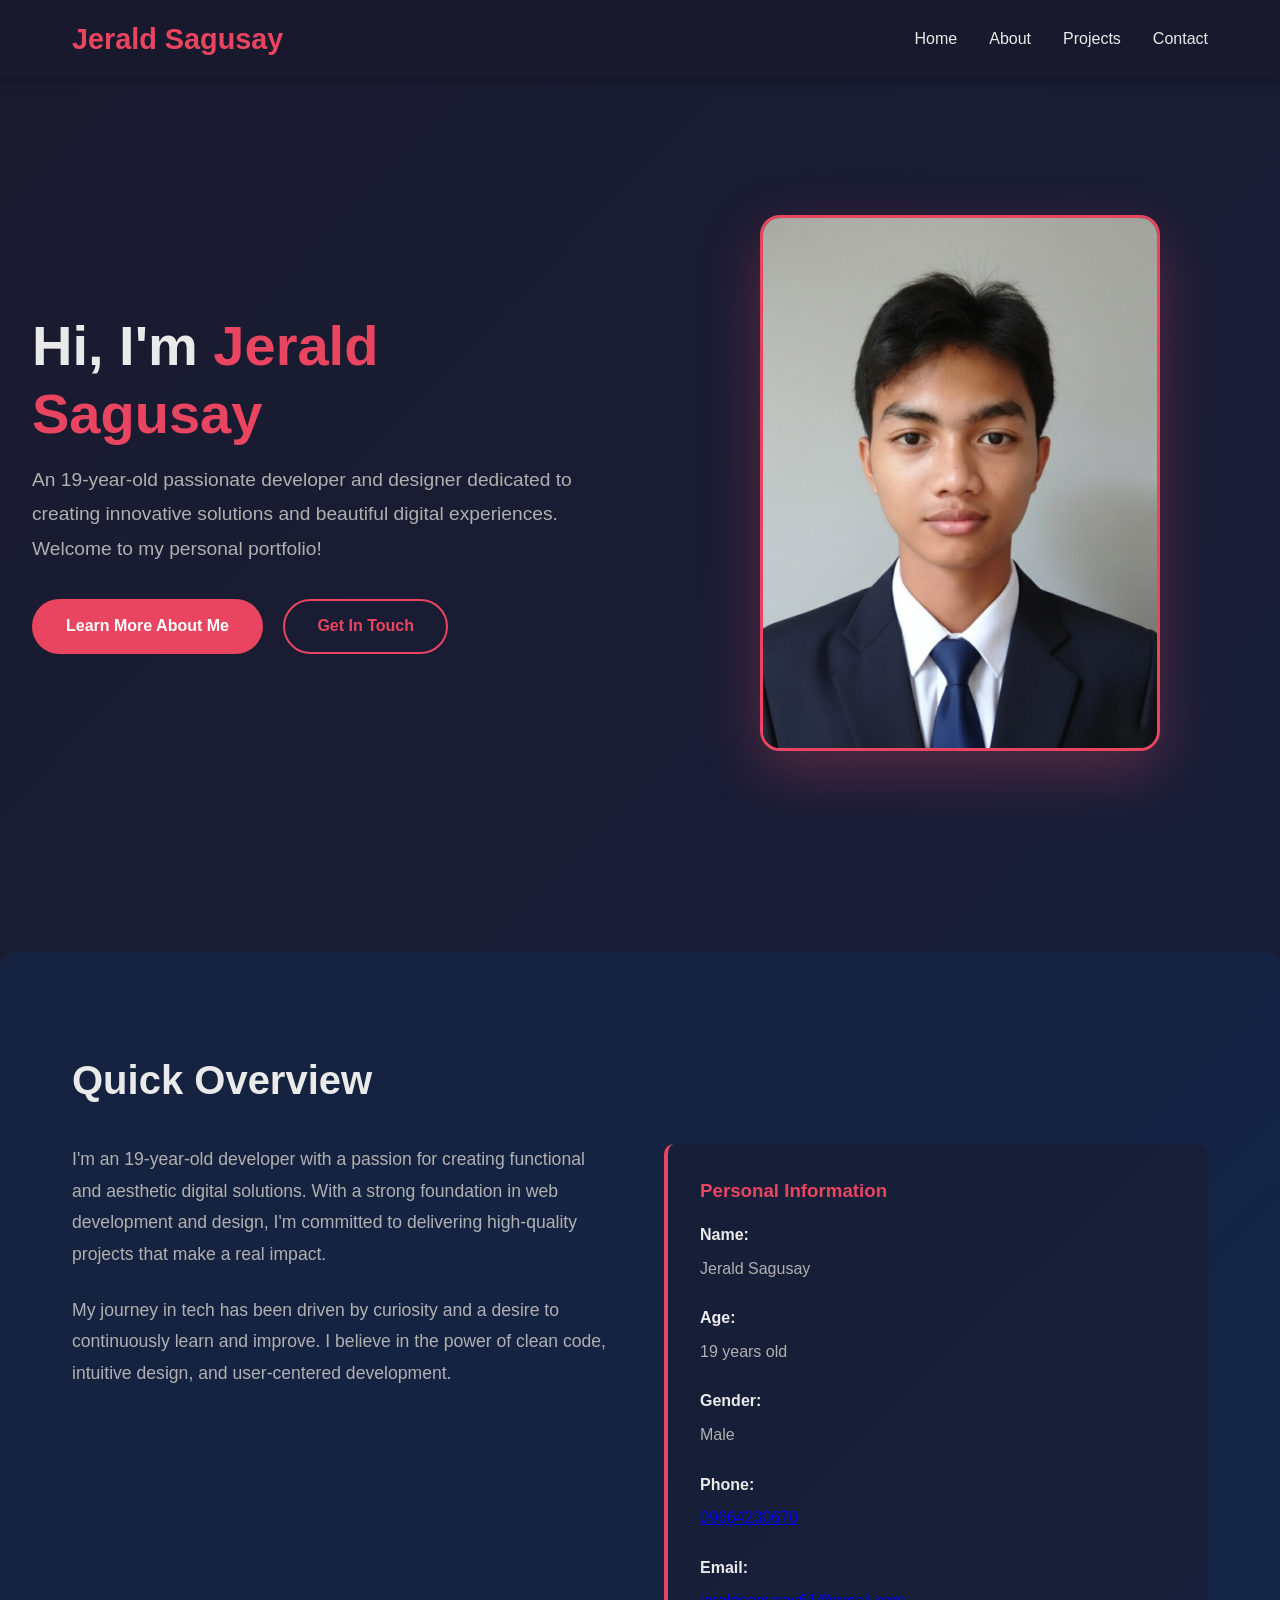
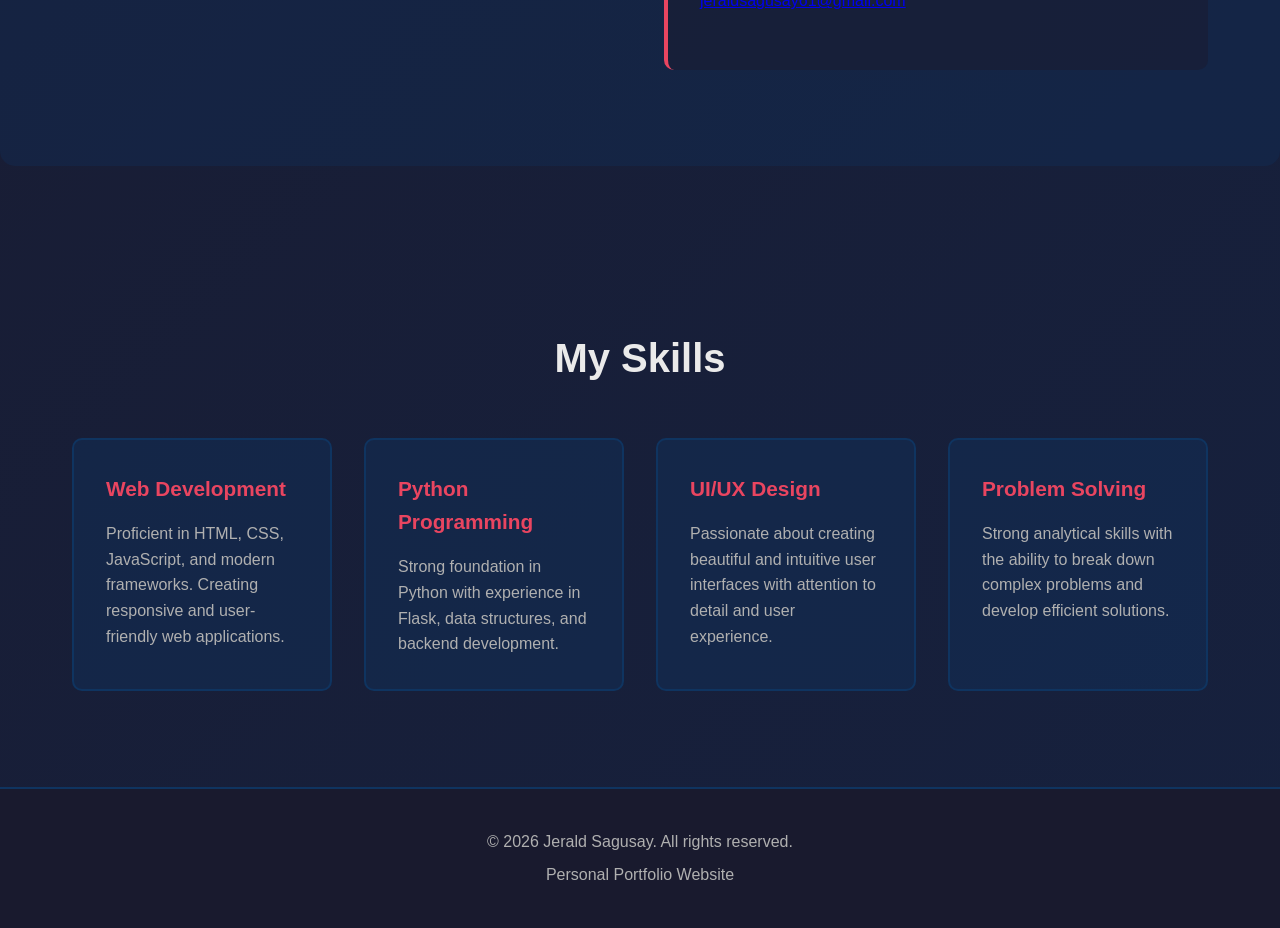
<file: index.html>
<!DOCTYPE html>
<html lang="en">
<head>
    <meta charset="UTF-8">
    <meta name="viewport" content="width=device-width, initial-scale=1.0">
    <title>Jerald Sagusay - Personal Portfolio</title>
    <link rel="stylesheet" href="static/css/style.css">
</head>
<body>
    <!-- Navigation -->
    <nav>
        <div class="container">
            <a href="index.html" class="logo">Jerald Sagusay</a>
            <ul>
                <li><a href="index.html">Home</a></li>
                <li><a href="about.html">About</a></li>
                <li><a href="projects.html">Projects</a></li>
                <li><a href="contact.html">Contact</a></li>
            </ul>
        </div>
    </nav>

    <!-- Main Content -->
    <section class="hero">
        <div class="hero-content">
            <h1>Hi, I'm <span class="highlight">Jerald Sagusay</span></h1>
            <p>An 19-year-old passionate developer and designer dedicated to creating innovative solutions and beautiful digital experiences. Welcome to my personal portfolio!</p>
            <div>
                <a href="about.html" class="btn btn-primary">Learn More About Me</a>
                <a href="contact.html" class="btn btn-secondary">Get In Touch</a>
            </div>
        </div>
        <div class="hero-image">
            <img src="static/images/profile.jpg" alt="Jerald Sagusay Profile Picture">
        </div>
    </section>

    <section class="about">
        <div class="container">
            <h2>Quick Overview</h2>
            <div class="about-content">
                <div class="about-text">
                    <p>I'm an 19-year-old developer with a passion for creating functional and aesthetic digital solutions. With a strong foundation in web development and design, I'm committed to delivering high-quality projects that make a real impact.</p>
                    <p>My journey in tech has been driven by curiosity and a desire to continuously learn and improve. I believe in the power of clean code, intuitive design, and user-centered development.</p>
                </div>
                <div class="info-box">
                    <h3>Personal Information</h3>
                    <div class="info-item">
                        <strong>Name:</strong>
                        <p>Jerald Sagusay</p>
                    </div>
                    <div class="info-item">
                        <strong>Age:</strong>
                        <p>19 years old</p>
                    </div>
                    <div class="info-item">
                        <strong>Gender:</strong>
                        <p>Male</p>
                    </div>
                    <div class="info-item">
                        <strong>Phone:</strong>
                        <p><a href="tel:09664230670">09664230670</a></p>
                    </div>
                    <div class="info-item">
                        <strong>Email:</strong>
                        <p><a href="mailto:jeraldsagusay61@gmail.com">jeraldsagusay61@gmail.com</a></p>
                    </div>
                </div>
            </div>
        </div>
    </section>

    <section class="skills">
        <div class="container">
            <h2>My Skills</h2>
            <div class="skills-grid">
                <div class="skill-card">
                    <h3>Web Development</h3>
                    <p>Proficient in HTML, CSS, JavaScript, and modern frameworks. Creating responsive and user-friendly web applications.</p>
                </div>
                <div class="skill-card">
                    <h3>Python Programming</h3>
                    <p>Strong foundation in Python with experience in Flask, data structures, and backend development.</p>
                </div>
                <div class="skill-card">
                    <h3>UI/UX Design</h3>
                    <p>Passionate about creating beautiful and intuitive user interfaces with attention to detail and user experience.</p>
                </div>
                <div class="skill-card">
                    <h3>Problem Solving</h3>
                    <p>Strong analytical skills with the ability to break down complex problems and develop efficient solutions.</p>
                </div>
            </div>
        </div>
    </section>

    <!-- Footer -->
    <footer>
        <p>&copy; 2026 Jerald Sagusay. All rights reserved.</p>
        <p>Personal Portfolio Website</p>
    </footer>
</body>
</html>
</file>
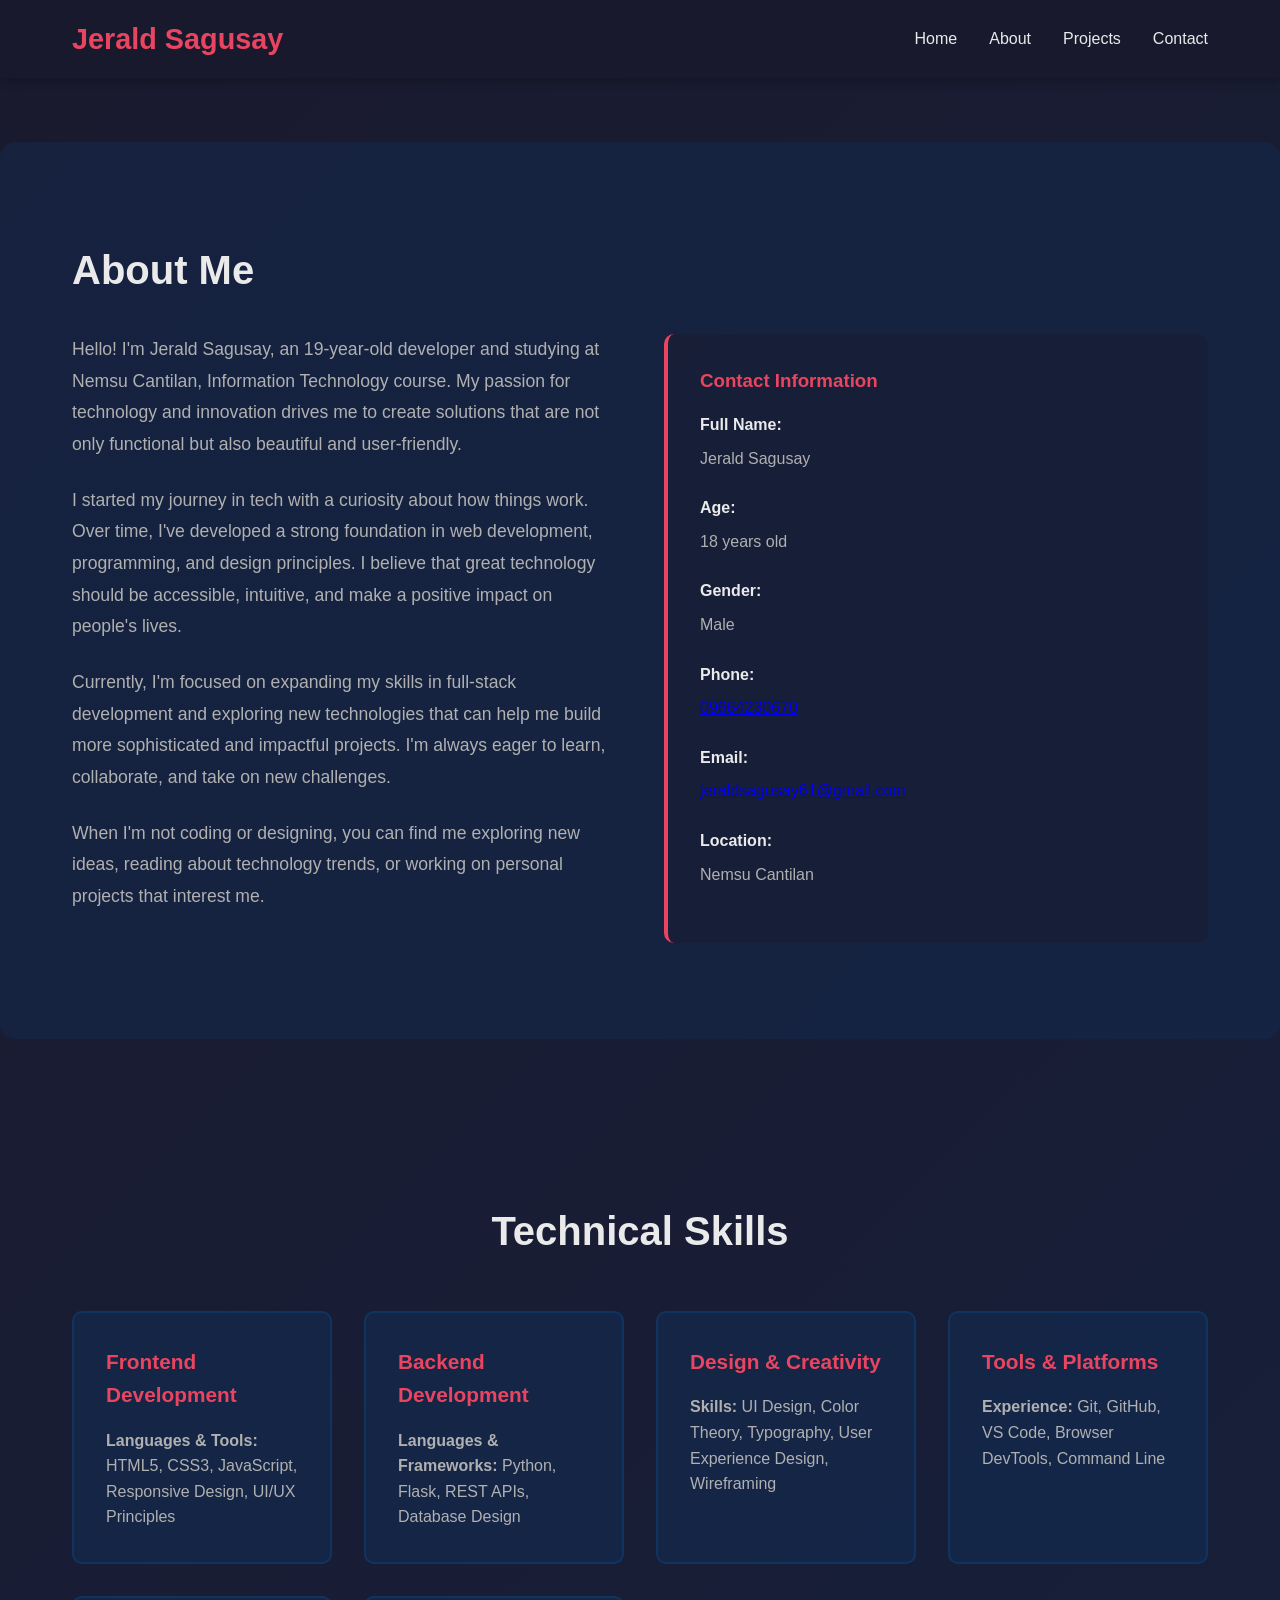
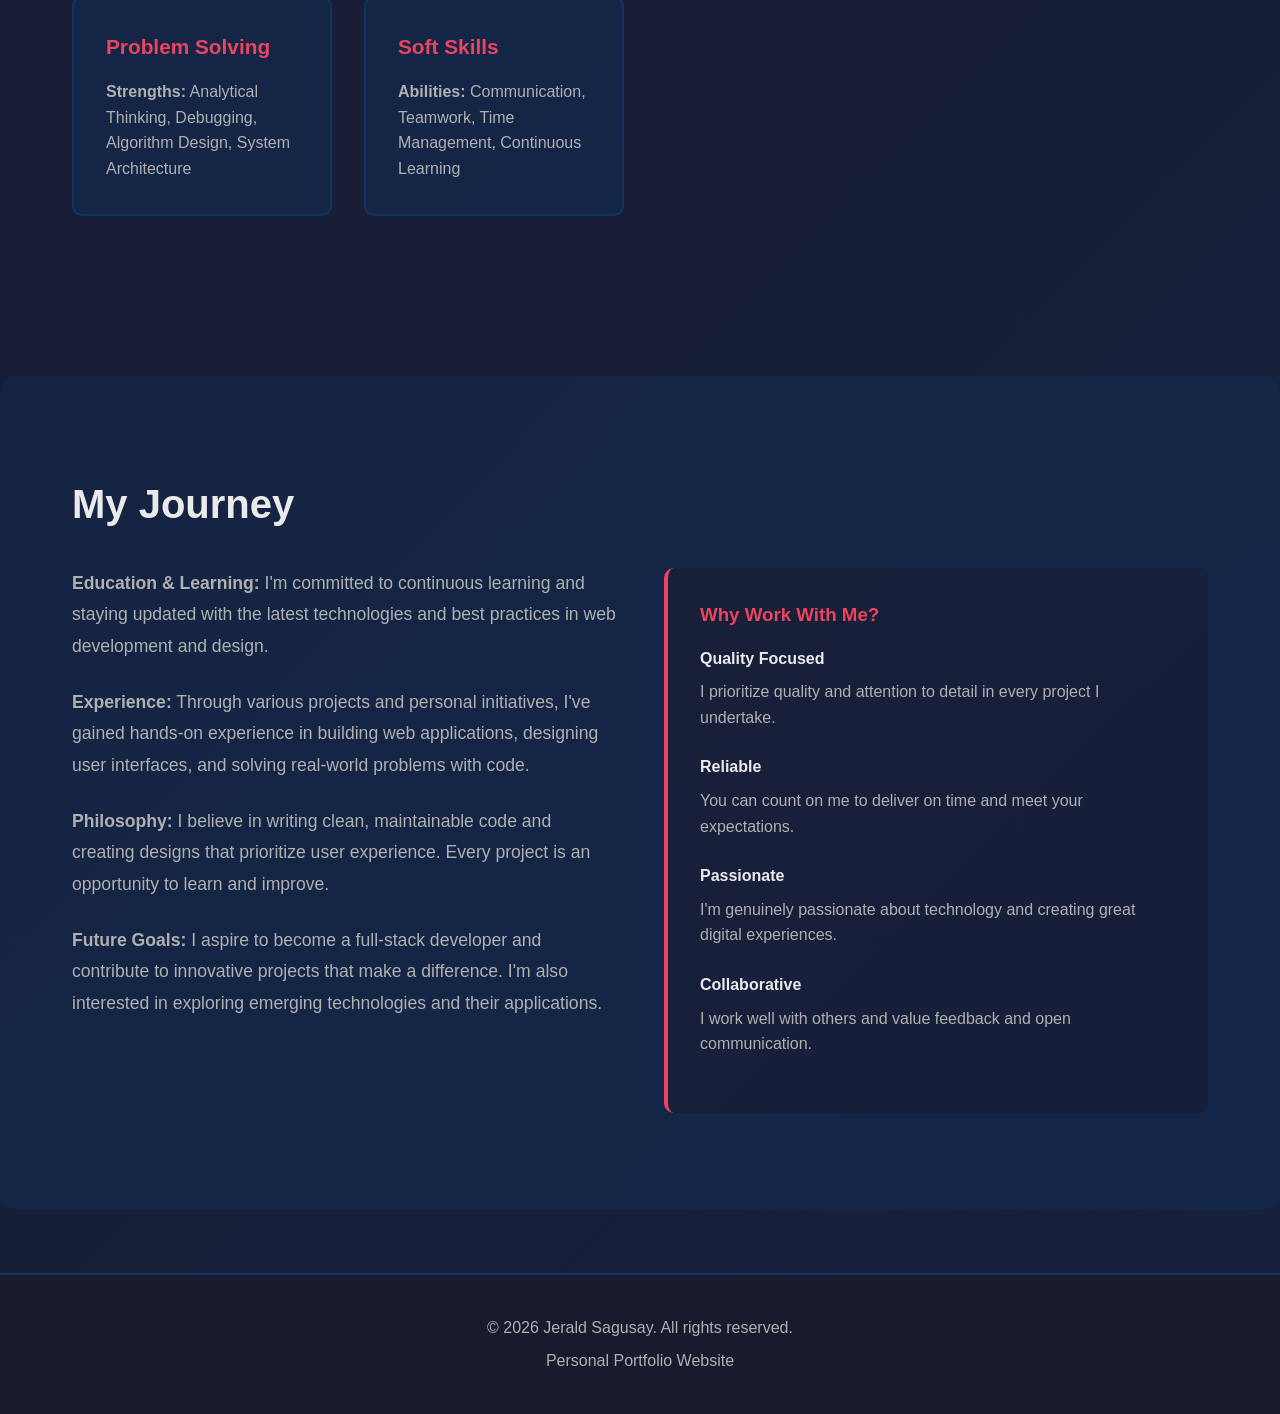
<file: about.html>
<!DOCTYPE html>
<html lang="en">
<head>
    <meta charset="UTF-8">
    <meta name="viewport" content="width=device-width, initial-scale=1.0">
    <title>About - Jerald Sagusay</title>
    <link rel="stylesheet" href="static/css/style.css">
</head>
<body>
    <!-- Navigation -->
    <nav>
        <div class="container">
            <a href="index.html" class="logo">Jerald Sagusay</a>
            <ul>
                <li><a href="index.html">Home</a></li>
                <li><a href="about.html">About</a></li>
                <li><a href="projects.html">Projects</a></li>
                <li><a href="contact.html">Contact</a></li>
            </ul>
        </div>
    </nav>

    <!-- Main Content -->
    <section class="about">
        <div class="container">
            <h2>About Me</h2>
            <div class="about-content">
                <div class="about-text">
                    <p>Hello! I'm Jerald Sagusay, an 19-year-old developer and studying at Nemsu Cantilan, Information Technology course. My passion for technology and innovation drives me to create solutions that are not only functional but also beautiful and user-friendly.</p>
                    
                    <p>I started my journey in tech with a curiosity about how things work. Over time, I've developed a strong foundation in web development, programming, and design principles. I believe that great technology should be accessible, intuitive, and make a positive impact on people's lives.</p>
                    
                    <p>Currently, I'm focused on expanding my skills in full-stack development and exploring new technologies that can help me build more sophisticated and impactful projects. I'm always eager to learn, collaborate, and take on new challenges.</p>
                    
                    <p>When I'm not coding or designing, you can find me exploring new ideas, reading about technology trends, or working on personal projects that interest me.</p>
                </div>
                <div class="info-box">
                    <h3>Contact Information</h3>
                    <div class="info-item">
                        <strong>Full Name:</strong>
                        <p>Jerald Sagusay</p>
                    </div>
                    <div class="info-item">
                        <strong>Age:</strong>
                        <p>18 years old</p>
                    </div>
                    <div class="info-item">
                        <strong>Gender:</strong>
                        <p>Male</p>
                    </div>
                    <div class="info-item">
                        <strong>Phone:</strong>
                        <p><a href="tel:09664230670">09664230670</a></p>
                    </div>
                    <div class="info-item">
                        <strong>Email:</strong>
                        <p><a href="mailto:jeraldsagusay61@gmail.com">jeraldsagusay61@gmail.com</a></p>
                    </div>
                    <div class="info-item">
                        <strong>Location:</strong>
                        <p>Nemsu Cantilan</p>
                    </div>
                </div>
            </div>
        </div>
    </section>

    <section class="skills">
        <div class="container">
            <h2>Technical Skills</h2>
            <div class="skills-grid">
                <div class="skill-card">
                    <h3>Frontend Development</h3>
                    <p><strong>Languages & Tools:</strong> HTML5, CSS3, JavaScript, Responsive Design, UI/UX Principles</p>
                </div>
                <div class="skill-card">
                    <h3>Backend Development</h3>
                    <p><strong>Languages & Frameworks:</strong> Python, Flask, REST APIs, Database Design</p>
                </div>
                <div class="skill-card">
                    <h3>Design & Creativity</h3>
                    <p><strong>Skills:</strong> UI Design, Color Theory, Typography, User Experience Design, Wireframing</p>
                </div>
                <div class="skill-card">
                    <h3>Tools & Platforms</h3>
                    <p><strong>Experience:</strong> Git, GitHub, VS Code, Browser DevTools, Command Line</p>
                </div>
                <div class="skill-card">
                    <h3>Problem Solving</h3>
                    <p><strong>Strengths:</strong> Analytical Thinking, Debugging, Algorithm Design, System Architecture</p>
                </div>
                <div class="skill-card">
                    <h3>Soft Skills</h3>
                    <p><strong>Abilities:</strong> Communication, Teamwork, Time Management, Continuous Learning</p>
                </div>
            </div>
        </div>
    </section>

    <section class="about">
        <div class="container">
            <h2>My Journey</h2>
            <div class="about-content">
                <div class="about-text">
                    <p><strong>Education & Learning:</strong> I'm committed to continuous learning and staying updated with the latest technologies and best practices in web development and design.</p>
                    
                    <p><strong>Experience:</strong> Through various projects and personal initiatives, I've gained hands-on experience in building web applications, designing user interfaces, and solving real-world problems with code.</p>
                    
                    <p><strong>Philosophy:</strong> I believe in writing clean, maintainable code and creating designs that prioritize user experience. Every project is an opportunity to learn and improve.</p>
                    
                    <p><strong>Future Goals:</strong> I aspire to become a full-stack developer and contribute to innovative projects that make a difference. I'm also interested in exploring emerging technologies and their applications.</p>
                </div>
                <div class="info-box">
                    <h3>Why Work With Me?</h3>
                    <div class="info-item">
                        <strong>Quality Focused</strong>
                        <p>I prioritize quality and attention to detail in every project I undertake.</p>
                    </div>
                    <div class="info-item">
                        <strong>Reliable</strong>
                        <p>You can count on me to deliver on time and meet your expectations.</p>
                    </div>
                    <div class="info-item">
                        <strong>Passionate</strong>
                        <p>I'm genuinely passionate about technology and creating great digital experiences.</p>
                    </div>
                    <div class="info-item">
                        <strong>Collaborative</strong>
                        <p>I work well with others and value feedback and open communication.</p>
                    </div>
                </div>
            </div>
        </div>
    </section>

    <!-- Footer -->
    <footer>
        <p>&copy; 2026 Jerald Sagusay. All rights reserved.</p>
        <p>Personal Portfolio Website</p>
    </footer>
</body>
</html>
</file>
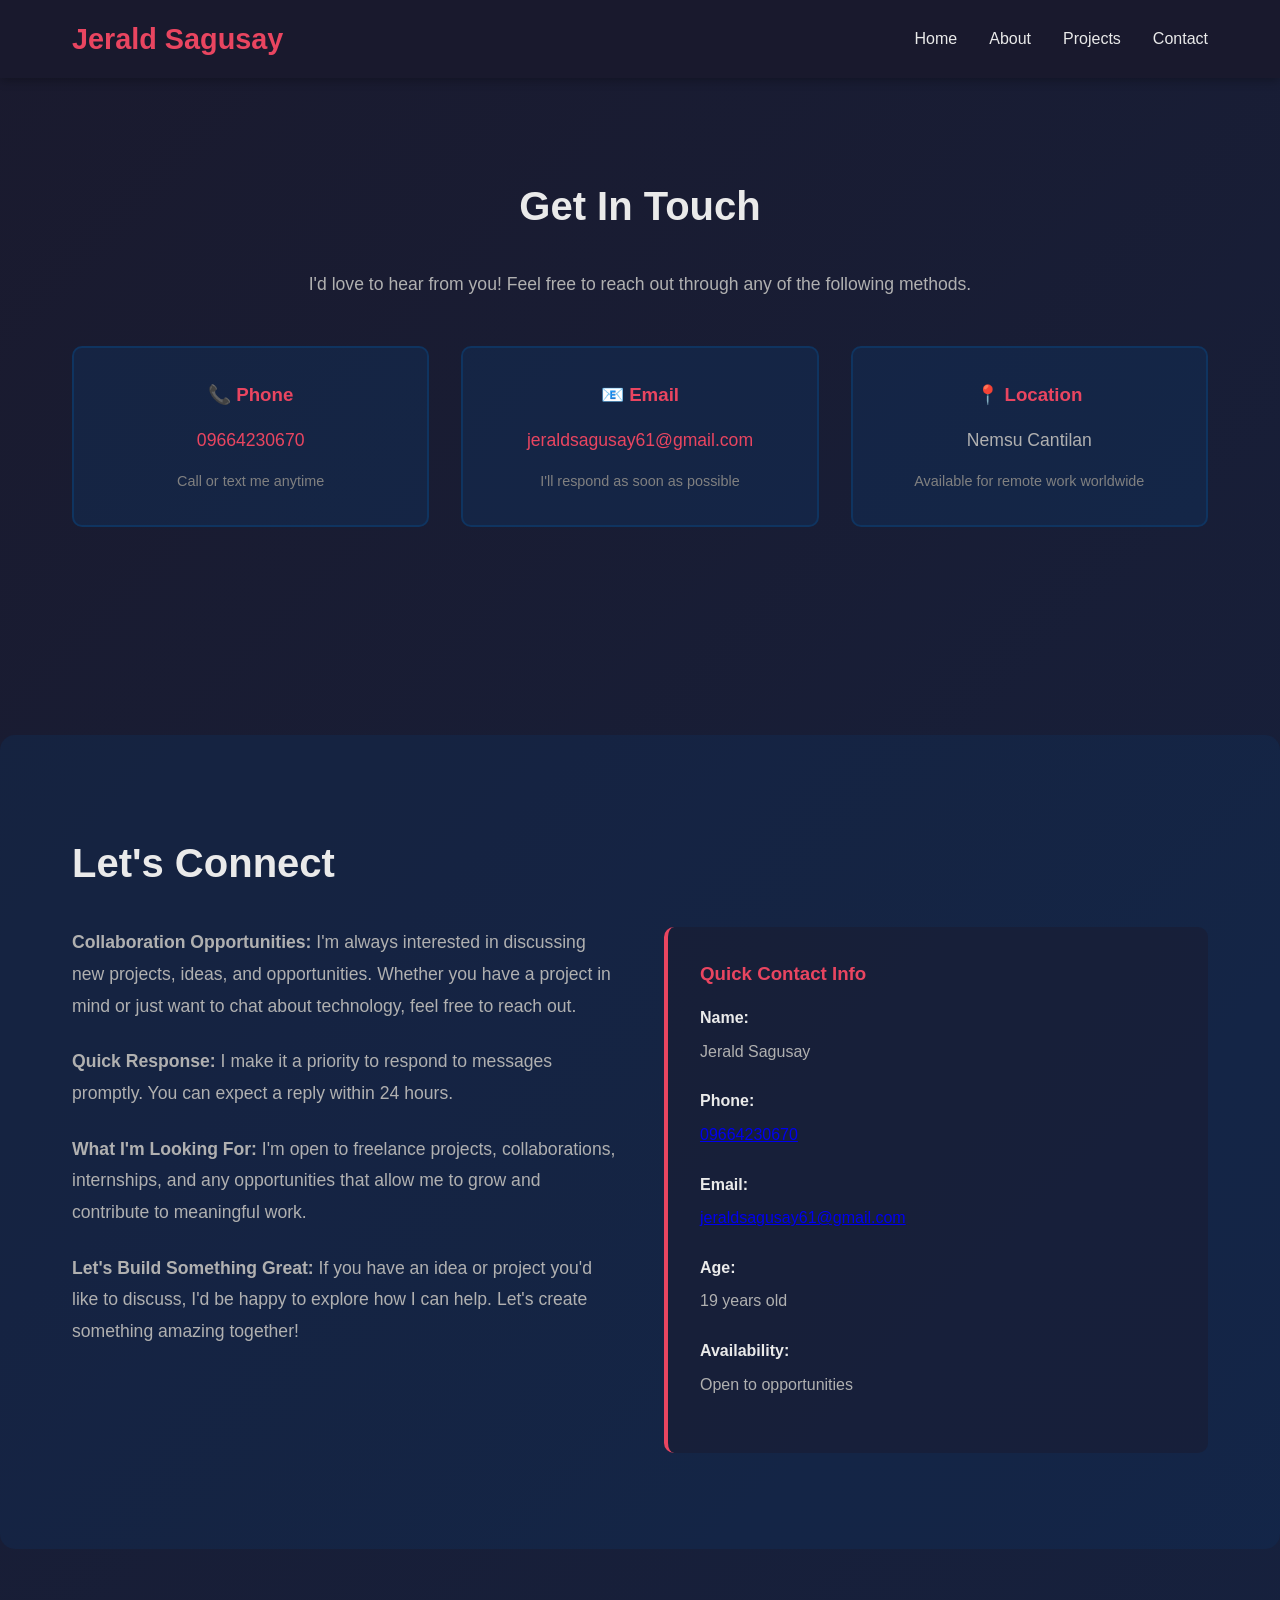
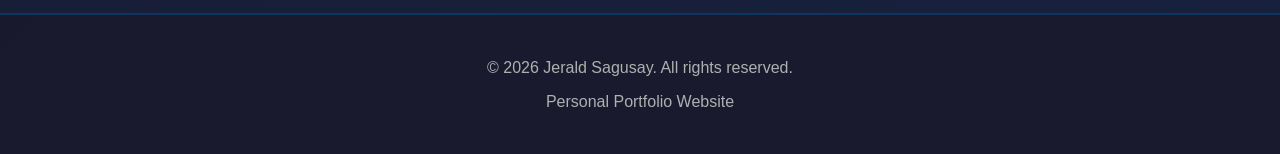
<file: contact.html>
<!DOCTYPE html>
<html lang="en">
<head>
    <meta charset="UTF-8">
    <meta name="viewport" content="width=device-width, initial-scale=1.0">
    <title>Contact - Jerald Sagusay</title>
    <link rel="stylesheet" href="static/css/style.css">
</head>
<body>
    <!-- Navigation -->
    <nav>
        <div class="container">
            <a href="index.html" class="logo">Jerald Sagusay</a>
            <ul>
                <li><a href="index.html">Home</a></li>
                <li><a href="about.html">About</a></li>
                <li><a href="projects.html">Projects</a></li>
                <li><a href="contact.html">Contact</a></li>
            </ul>
        </div>
    </nav>

    <!-- Main Content -->
    <section class="contact">
        <div class="container">
            <h2>Get In Touch</h2>
            <p style="color: #b0b0b0; font-size: 1.1rem; margin-bottom: 3rem;">I'd love to hear from you! Feel free to reach out through any of the following methods.</p>
            
            <div class="contact-info">
                <div class="contact-card">
                    <h3>📞 Phone</h3>
                    <p><a href="tel:09664230670">09664230670</a></p>
                    <p style="font-size: 0.9rem; color: #808080; margin-top: 1rem;">Call or text me anytime</p>
                </div>

                <div class="contact-card">
                    <h3>📧 Email</h3>
                    <p><a href="mailto:jeraldsagusay61@gmail.com">jeraldsagusay61@gmail.com</a></p>
                    <p style="font-size: 0.9rem; color: #808080; margin-top: 1rem;">I'll respond as soon as possible</p>
                </div>

                <div class="contact-card">
                    <h3>📍 Location</h3>
                    <p>Nemsu Cantilan</p>
                    <p style="font-size: 0.9rem; color: #808080; margin-top: 1rem;">Available for remote work worldwide</p>
                </div>
            </div>
        </div>
    </section>

    <section class="about">
        <div class="container">
            <h2>Let's Connect</h2>
            <div class="about-content">
                <div class="about-text">
                    <p><strong>Collaboration Opportunities:</strong> I'm always interested in discussing new projects, ideas, and opportunities. Whether you have a project in mind or just want to chat about technology, feel free to reach out.</p>
                    
                    <p><strong>Quick Response:</strong> I make it a priority to respond to messages promptly. You can expect a reply within 24 hours.</p>
                    
                    <p><strong>What I'm Looking For:</strong> I'm open to freelance projects, collaborations, internships, and any opportunities that allow me to grow and contribute to meaningful work.</p>
                    
                    <p><strong>Let's Build Something Great:</strong> If you have an idea or project you'd like to discuss, I'd be happy to explore how I can help. Let's create something amazing together!</p>
                </div>
                <div class="info-box">
                    <h3>Quick Contact Info</h3>
                    <div class="info-item">
                        <strong>Name:</strong>
                        <p>Jerald Sagusay</p>
                    </div>
                    <div class="info-item">
                        <strong>Phone:</strong>
                        <p><a href="tel:09664230670">09664230670</a></p>
                    </div>
                    <div class="info-item">
                        <strong>Email:</strong>
                        <p><a href="mailto:jeraldsagusay61@gmail.com">jeraldsagusay61@gmail.com</a></p>
                    </div>
                    <div class="info-item">
                        <strong>Age:</strong>
                        <p>19 years old</p>
                    </div>
                    <div class="info-item">
                        <strong>Availability:</strong>
                        <p>Open to opportunities</p>
                    </div>
                </div>
            </div>
        </div>
    </section>

    <!-- Footer -->
    <footer>
        <p>&copy; 2026 Jerald Sagusay. All rights reserved.</p>
        <p>Personal Portfolio Website</p>
    </footer>
</body>
</html>
</file>
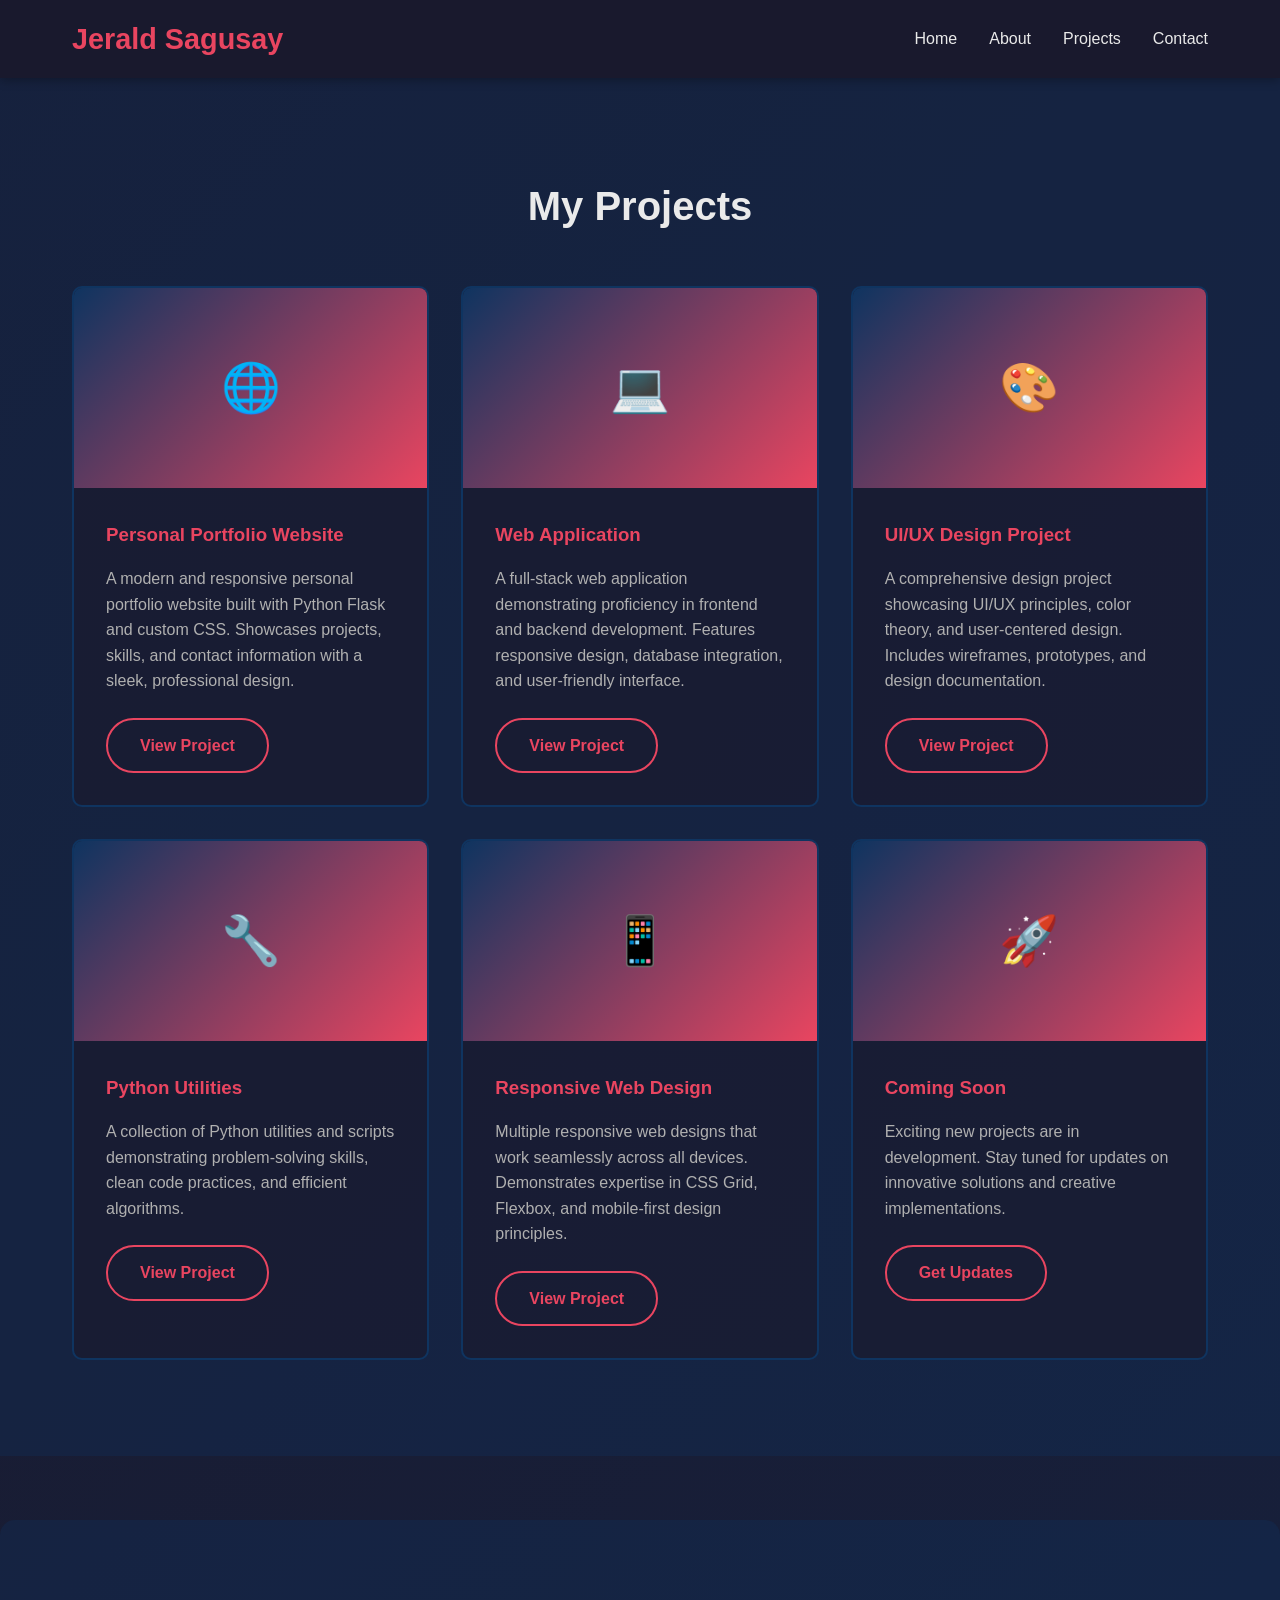
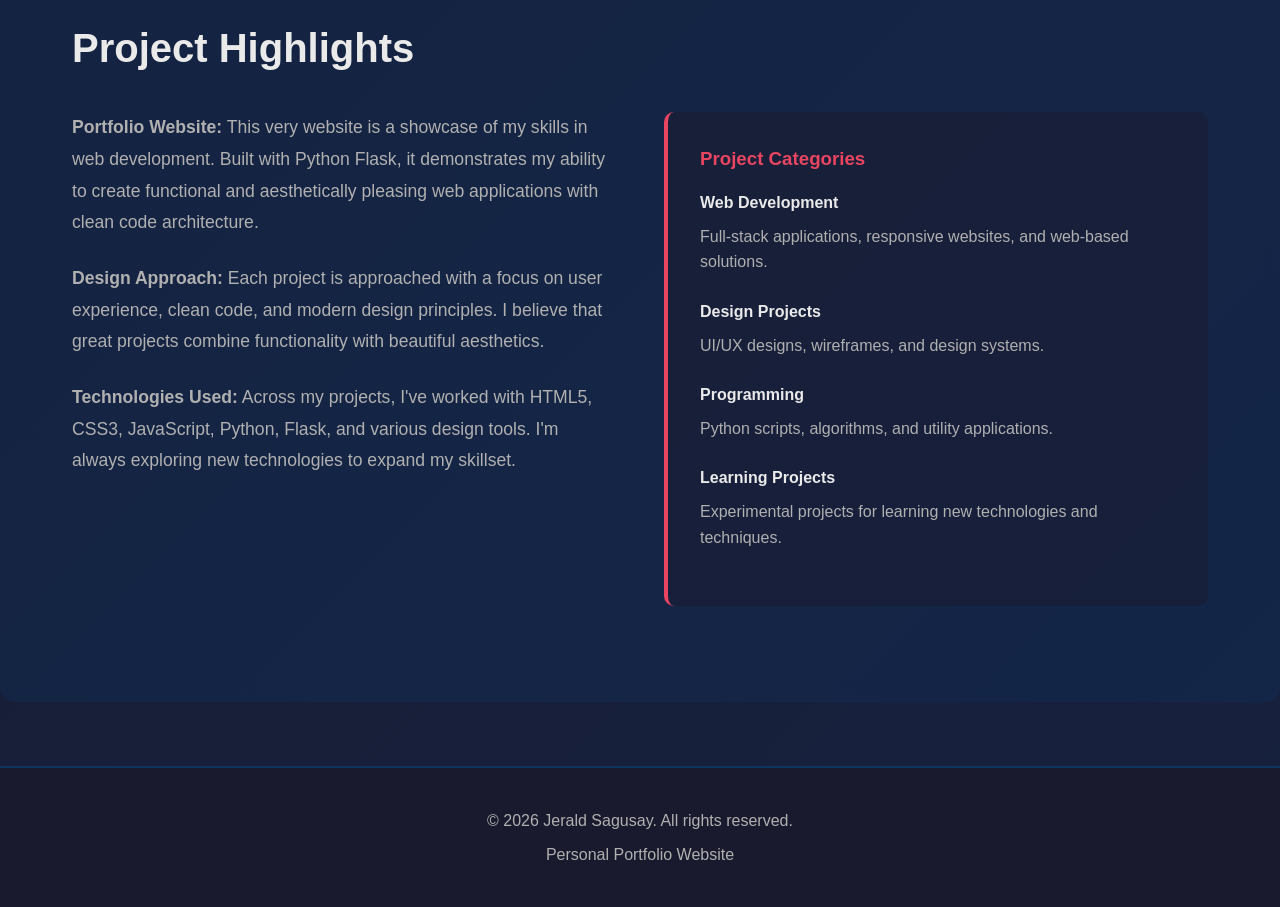
<file: projects.html>
<!DOCTYPE html>
<html lang="en">
<head>
    <meta charset="UTF-8">
    <meta name="viewport" content="width=device-width, initial-scale=1.0">
    <title>Projects - Jerald Sagusay</title>
    <link rel="stylesheet" href="static/css/style.css">
</head>
<body>
    <!-- Navigation -->
    <nav>
        <div class="container">
            <a href="index.html" class="logo">Jerald Sagusay</a>
            <ul>
                <li><a href="index.html">Home</a></li>
                <li><a href="about.html">About</a></li>
                <li><a href="projects.html">Projects</a></li>
                <li><a href="contact.html">Contact</a></li>
            </ul>
        </div>
    </nav>

    <!-- Main Content -->
    <section class="projects">
        <div class="container">
            <h2>My Projects</h2>
            <div class="projects-grid">
                <div class="project-card">
                    <div class="project-image">🌐</div>
                    <div class="project-content">
                        <h3>Personal Portfolio Website</h3>
                        <p>A modern and responsive personal portfolio website built with Python Flask and custom CSS. Showcases projects, skills, and contact information with a sleek, professional design.</p>
                        <a href="#" class="btn btn-secondary">View Project</a>
                    </div>
                </div>

                <div class="project-card">
                    <div class="project-image">💻</div>
                    <div class="project-content">
                        <h3>Web Application</h3>
                        <p>A full-stack web application demonstrating proficiency in frontend and backend development. Features responsive design, database integration, and user-friendly interface.</p>
                        <a href="#" class="btn btn-secondary">View Project</a>
                    </div>
                </div>

                <div class="project-card">
                    <div class="project-image">🎨</div>
                    <div class="project-content">
                        <h3>UI/UX Design Project</h3>
                        <p>A comprehensive design project showcasing UI/UX principles, color theory, and user-centered design. Includes wireframes, prototypes, and design documentation.</p>
                        <a href="#" class="btn btn-secondary">View Project</a>
                    </div>
                </div>

                <div class="project-card">
                    <div class="project-image">🔧</div>
                    <div class="project-content">
                        <h3>Python Utilities</h3>
                        <p>A collection of Python utilities and scripts demonstrating problem-solving skills, clean code practices, and efficient algorithms.</p>
                        <a href="#" class="btn btn-secondary">View Project</a>
                    </div>
                </div>

                <div class="project-card">
                    <div class="project-image">📱</div>
                    <div class="project-content">
                        <h3>Responsive Web Design</h3>
                        <p>Multiple responsive web designs that work seamlessly across all devices. Demonstrates expertise in CSS Grid, Flexbox, and mobile-first design principles.</p>
                        <a href="#" class="btn btn-secondary">View Project</a>
                    </div>
                </div>

                <div class="project-card">
                    <div class="project-image">🚀</div>
                    <div class="project-content">
                        <h3>Coming Soon</h3>
                        <p>Exciting new projects are in development. Stay tuned for updates on innovative solutions and creative implementations.</p>
                        <a href="contact.html" class="btn btn-secondary">Get Updates</a>
                    </div>
                </div>
            </div>
        </div>
    </section>

    <section class="about">
        <div class="container">
            <h2>Project Highlights</h2>
            <div class="about-content">
                <div class="about-text">
                    <p><strong>Portfolio Website:</strong> This very website is a showcase of my skills in web development. Built with Python Flask, it demonstrates my ability to create functional and aesthetically pleasing web applications with clean code architecture.</p>
                    
                    <p><strong>Design Approach:</strong> Each project is approached with a focus on user experience, clean code, and modern design principles. I believe that great projects combine functionality with beautiful aesthetics.</p>
                    
                    <p><strong>Technologies Used:</strong> Across my projects, I've worked with HTML5, CSS3, JavaScript, Python, Flask, and various design tools. I'm always exploring new technologies to expand my skillset.</p>
                </div>
                <div class="info-box">
                    <h3>Project Categories</h3>
                    <div class="info-item">
                        <strong>Web Development</strong>
                        <p>Full-stack applications, responsive websites, and web-based solutions.</p>
                    </div>
                    <div class="info-item">
                        <strong>Design Projects</strong>
                        <p>UI/UX designs, wireframes, and design systems.</p>
                    </div>
                    <div class="info-item">
                        <strong>Programming</strong>
                        <p>Python scripts, algorithms, and utility applications.</p>
                    </div>
                    <div class="info-item">
                        <strong>Learning Projects</strong>
                        <p>Experimental projects for learning new technologies and techniques.</p>
                    </div>
                </div>
            </div>
        </div>
    </section>

    <!-- Footer -->
    <footer>
        <p>&copy; 2026 Jerald Sagusay. All rights reserved.</p>
        <p>Personal Portfolio Website</p>
    </footer>
</body>
</html>
</file>
<file: static/css/style.css>
* {
    margin: 0;
    padding: 0;
    box-sizing: border-box;
}

:root {
    --primary-color: #1a1a2e;
    --secondary-color: #16213e;
    --accent-color: #0f3460;
    --highlight-color: #e94560;
    --text-light: #eaeaea;
    --text-dark: #1a1a2e;
    --border-color: #0f3460;
}

body {
    font-family: 'Segoe UI', Tahoma, Geneva, Verdana, sans-serif;
    line-height: 1.6;
    color: var(--text-light);
    background: linear-gradient(135deg, var(--primary-color) 0%, var(--secondary-color) 100%);
    min-height: 100vh;
}

/* Navigation */
nav {
    background: rgba(26, 26, 46, 0.95);
    padding: 1rem 0;
    position: sticky;
    top: 0;
    z-index: 100;
    box-shadow: 0 2px 10px rgba(0, 0, 0, 0.3);
}

nav .container {
    max-width: 1200px;
    margin: 0 auto;
    padding: 0 2rem;
    display: flex;
    justify-content: space-between;
    align-items: center;
}

nav .logo {
    font-size: 1.8rem;
    font-weight: bold;
    color: var(--highlight-color);
    text-decoration: none;
}

nav ul {
    list-style: none;
    display: flex;
    gap: 2rem;
}

nav a {
    color: var(--text-light);
    text-decoration: none;
    transition: color 0.3s ease;
    font-weight: 500;
}

nav a:hover {
    color: var(--highlight-color);
}

/* Container */
.container {
    max-width: 1200px;
    margin: 0 auto;
    padding: 0 2rem;
}

/* Hero Section */
.hero {
    display: flex;
    align-items: center;
    justify-content: space-between;
    min-height: 90vh;
    padding: 4rem 2rem;
    gap: 4rem;
}

.hero-content {
    flex: 1;
}

.hero h1 {
    font-size: 3.5rem;
    margin-bottom: 1rem;
    color: var(--text-light);
    line-height: 1.2;
}

.hero h1 .highlight {
    color: var(--highlight-color);
}

.hero p {
    font-size: 1.2rem;
    margin-bottom: 2rem;
    color: #b0b0b0;
    line-height: 1.8;
}

.hero-image {
    flex: 1;
    display: flex;
    justify-content: center;
    align-items: center;
}

.hero-image img {
    width: 100%;
    max-width: 400px;
    border-radius: 20px;
    box-shadow: 0 20px 60px rgba(233, 69, 96, 0.3);
    border: 3px solid var(--highlight-color);
    transition: transform 0.3s ease;
}

.hero-image img:hover {
    transform: scale(1.05);
}

/* Buttons */
.btn {
    display: inline-block;
    padding: 0.8rem 2rem;
    margin-right: 1rem;
    border-radius: 50px;
    text-decoration: none;
    font-weight: 600;
    transition: all 0.3s ease;
    border: 2px solid transparent;
    cursor: pointer;
}

.btn-primary {
    background: var(--highlight-color);
    color: white;
}

.btn-primary:hover {
    background: transparent;
    border-color: var(--highlight-color);
    color: var(--highlight-color);
}

.btn-secondary {
    background: transparent;
    color: var(--highlight-color);
    border-color: var(--highlight-color);
}

.btn-secondary:hover {
    background: var(--highlight-color);
    color: white;
}

/* About Section */
.about {
    padding: 6rem 2rem;
    background: rgba(15, 52, 96, 0.3);
    margin: 4rem 0;
    border-radius: 15px;
}

.about h2 {
    font-size: 2.5rem;
    margin-bottom: 2rem;
    color: var(--text-light);
}

.about-content {
    display: grid;
    grid-template-columns: 1fr 1fr;
    gap: 3rem;
}

.about-text p {
    margin-bottom: 1.5rem;
    font-size: 1.1rem;
    color: #b0b0b0;
    line-height: 1.8;
}

.info-box {
    background: rgba(26, 26, 46, 0.5);
    padding: 2rem;
    border-radius: 10px;
    border-left: 4px solid var(--highlight-color);
}

.info-box h3 {
    color: var(--highlight-color);
    margin-bottom: 1rem;
}

.info-item {
    margin-bottom: 1.5rem;
}

.info-item strong {
    color: var(--text-light);
}

.info-item p {
    color: #b0b0b0;
    margin-top: 0.5rem;
}

/* Skills Section */
.skills {
    padding: 6rem 2rem;
}

.skills h2 {
    font-size: 2.5rem;
    margin-bottom: 3rem;
    text-align: center;
    color: var(--text-light);
}

.skills-grid {
    display: grid;
    grid-template-columns: repeat(auto-fit, minmax(250px, 1fr));
    gap: 2rem;
}

.skill-card {
    background: rgba(15, 52, 96, 0.4);
    padding: 2rem;
    border-radius: 10px;
    border: 2px solid var(--border-color);
    transition: all 0.3s ease;
}

.skill-card:hover {
    background: rgba(233, 69, 96, 0.1);
    border-color: var(--highlight-color);
    transform: translateY(-5px);
}

.skill-card h3 {
    color: var(--highlight-color);
    margin-bottom: 1rem;
    font-size: 1.3rem;
}

.skill-card p {
    color: #b0b0b0;
    line-height: 1.6;
}

/* Projects Section */
.projects {
    padding: 6rem 2rem;
    background: rgba(15, 52, 96, 0.3);
}

.projects h2 {
    font-size: 2.5rem;
    margin-bottom: 3rem;
    text-align: center;
    color: var(--text-light);
}

.projects-grid {
    display: grid;
    grid-template-columns: repeat(auto-fit, minmax(300px, 1fr));
    gap: 2rem;
}

.project-card {
    background: rgba(26, 26, 46, 0.7);
    border-radius: 10px;
    overflow: hidden;
    border: 2px solid var(--border-color);
    transition: all 0.3s ease;
}

.project-card:hover {
    border-color: var(--highlight-color);
    box-shadow: 0 10px 30px rgba(233, 69, 96, 0.2);
}

.project-image {
    width: 100%;
    height: 200px;
    background: linear-gradient(135deg, var(--accent-color), var(--highlight-color));
    display: flex;
    align-items: center;
    justify-content: center;
    font-size: 3rem;
}

.project-content {
    padding: 2rem;
}

.project-content h3 {
    color: var(--highlight-color);
    margin-bottom: 1rem;
}

.project-content p {
    color: #b0b0b0;
    margin-bottom: 1.5rem;
}

/* Contact Section */
.contact {
    padding: 6rem 2rem;
    text-align: center;
}

.contact h2 {
    font-size: 2.5rem;
    margin-bottom: 2rem;
    color: var(--text-light);
}

.contact-info {
    display: grid;
    grid-template-columns: repeat(auto-fit, minmax(250px, 1fr));
    gap: 2rem;
    margin: 3rem 0;
}

.contact-card {
    background: rgba(15, 52, 96, 0.4);
    padding: 2rem;
    border-radius: 10px;
    border: 2px solid var(--border-color);
    transition: all 0.3s ease;
}

.contact-card:hover {
    border-color: var(--highlight-color);
    background: rgba(233, 69, 96, 0.1);
}

.contact-card h3 {
    color: var(--highlight-color);
    margin-bottom: 1rem;
}

.contact-card p {
    color: #b0b0b0;
    font-size: 1.1rem;
}

.contact-card a {
    color: var(--highlight-color);
    text-decoration: none;
    transition: color 0.3s ease;
}

.contact-card a:hover {
    text-decoration: underline;
}

/* Footer */
footer {
    background: rgba(26, 26, 46, 0.95);
    padding: 2rem;
    text-align: center;
    border-top: 2px solid var(--border-color);
    color: #b0b0b0;
}

footer p {
    margin: 0.5rem 0;
}

/* Responsive Design */
@media (max-width: 768px) {
    .hero {
        flex-direction: column;
        min-height: auto;
        padding: 2rem;
        gap: 2rem;
    }

    .hero h1 {
        font-size: 2.5rem;
    }

    .hero p {
        font-size: 1rem;
    }

    nav ul {
        gap: 1rem;
    }

    nav a {
        font-size: 0.9rem;
    }

    .about-content {
        grid-template-columns: 1fr;
    }

    .skills-grid {
        grid-template-columns: 1fr;
    }

    .projects-grid {
        grid-template-columns: 1fr;
    }

    .contact-info {
        grid-template-columns: 1fr;
    }
}
</file>
